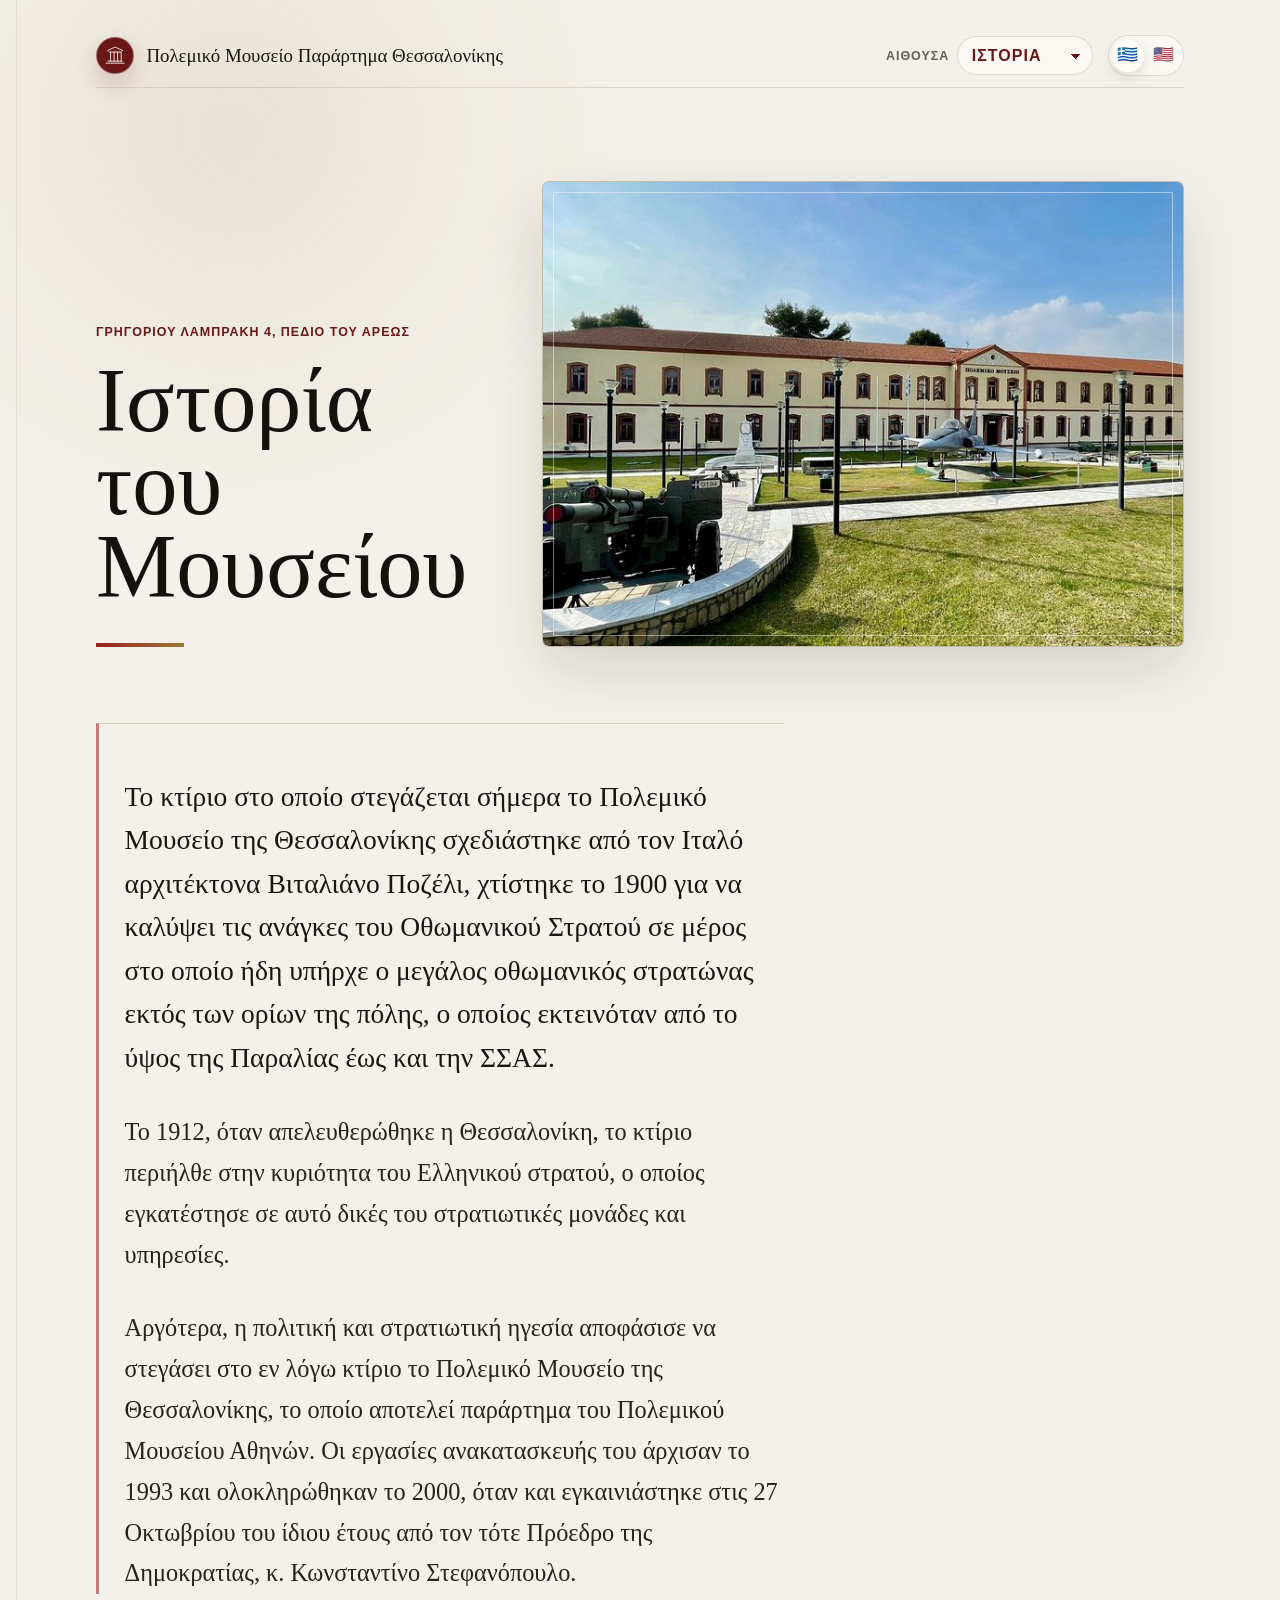
<file: index.html>
<!doctype html>
<html lang="el">
  <head>
    <meta charset="utf-8" />
    <meta name="viewport" content="width=device-width, initial-scale=1, maximum-scale=1, user-scalable=no, viewport-fit=cover" />
    <meta
      name="description"
      content="Σύντομη ιστορία του Πολεμικού Μουσείου Θεσσαλονίκης για επισκέπτες του μουσείου."
    />
    <title>Ιστορία του Μουσείου | Πολεμικό Μουσείο Παράρτημα Θεσσαλονίκης</title>
    <link rel="stylesheet" href="styles.css" />
  </head>
  <body>
    <main class="page-shell">
      <header class="site-header" aria-label="Πληροφορίες σελίδας" data-i18n-attr="aria-label:siteHeaderLabel">
        <a class="brand" href="./" aria-label="Πολεμικό Μουσείο Παράρτημα Θεσσαλονίκης" data-i18n-attr="aria-label:brandName">
          <span class="brand-mark" aria-hidden="true">
            <svg viewBox="0 0 48 48" role="img">
              <path d="M6 40h36M10 36h28M12 18h24M9 15 24 8l15 7" />
              <path d="M15 18v18M22 18v18M29 18v18M36 18v18" />
            </svg>
          </span>
          <span data-i18n="brandName">Πολεμικό Μουσείο Παράρτημα Θεσσαλονίκης</span>
        </a>
        <nav class="site-nav" aria-label="Πλοήγηση" data-i18n-attr="aria-label:navigationLabel">
          <label class="room-switch">
            <span data-i18n="roomLabel">Αίθουσα</span>
            <select class="room-select" aria-label="Επιλογή αίθουσας" data-i18n-attr="aria-label:roomSelectLabel">
              <option value="index.html" selected data-i18n="historyRoom">Ιστορία</option>
              <option value="entrance.html" data-i18n="entranceRoom">Είσοδος</option>
            </select>
          </label>
          <div class="language-switch" role="group" aria-label="Επιλογή γλώσσας" data-i18n-attr="aria-label:languageSwitchLabel">
            <button class="language-button is-active" type="button" data-language="el" aria-pressed="true" aria-label="Ελληνικά" data-i18n-attr="aria-label:greekLanguage">
              <span aria-hidden="true">🇬🇷</span>
            </button>
            <button class="language-button" type="button" data-language="en" aria-pressed="false" aria-label="English" data-i18n-attr="aria-label:englishLanguage">
              <span aria-hidden="true">🇺🇸</span>
            </button>
          </div>
        </nav>
      </header>

      <section class="intro" aria-labelledby="page-title">
        <div class="intro-copy">
          <p class="location" data-i18n="location">Γρηγορίου Λαμπράκη 4, Πεδίο του Άρεως</p>
          <h1 id="page-title" data-i18n="pageTitle">Ιστορία του Μουσείου</h1>
        </div>

        <figure class="hero-image">
          <img
            src="assets/thessaloniki-branch.jpg"
            alt="Αρχιτεκτονική άποψη νεοκλασικού κτιρίου μουσείου"
            data-i18n-attr="alt:heroImageAlt"
          />
        </figure>
      </section>

      <article class="content" aria-label="Ιστορικές πληροφορίες" data-i18n-attr="aria-label:contentLabel">
        <p data-i18n="historyParagraph1">
          Το κτίριο στο οποίο στεγάζεται σήμερα το Πολεμικό Μουσείο της
          Θεσσαλονίκης σχεδιάστηκε από τον Ιταλό αρχιτέκτονα Βιταλιάνο
          Ποζέλι, χτίστηκε το 1900 για να καλύψει τις ανάγκες του Οθωμανικού
          Στρατού σε μέρος στο οποίο ήδη υπήρχε ο μεγάλος οθωμανικός
          στρατώνας εκτός των ορίων της πόλης, ο οποίος εκτεινόταν από το ύψος
          της Παραλίας έως και την ΣΣΑΣ.
        </p>

        <p data-i18n="historyParagraph2">
          Το 1912, όταν απελευθερώθηκε η Θεσσαλονίκη, το κτίριο περιήλθε στην
          κυριότητα του Ελληνικού στρατού, ο οποίος εγκατέστησε σε αυτό δικές
          του στρατιωτικές μονάδες και υπηρεσίες.
        </p>

        <p data-i18n="historyParagraph3">
          Αργότερα, η πολιτική και στρατιωτική ηγεσία αποφάσισε να στεγάσει
          στο εν λόγω κτίριο το Πολεμικό Μουσείο της Θεσσαλονίκης, το οποίο
          αποτελεί παράρτημα του Πολεμικού Μουσείου Αθηνών. Οι εργασίες
          ανακατασκευής του άρχισαν το 1993 και ολοκληρώθηκαν το 2000, όταν
          και εγκαινιάστηκε στις 27 Οκτωβρίου του ίδιου έτους από τον τότε
          Πρόεδρο της Δημοκρατίας, κ. Κωνσταντίνο Στεφανόπουλο.
        </p>
      </article>
    </main>
    <script src="index.js"></script>
  </body>
</html>
</file>
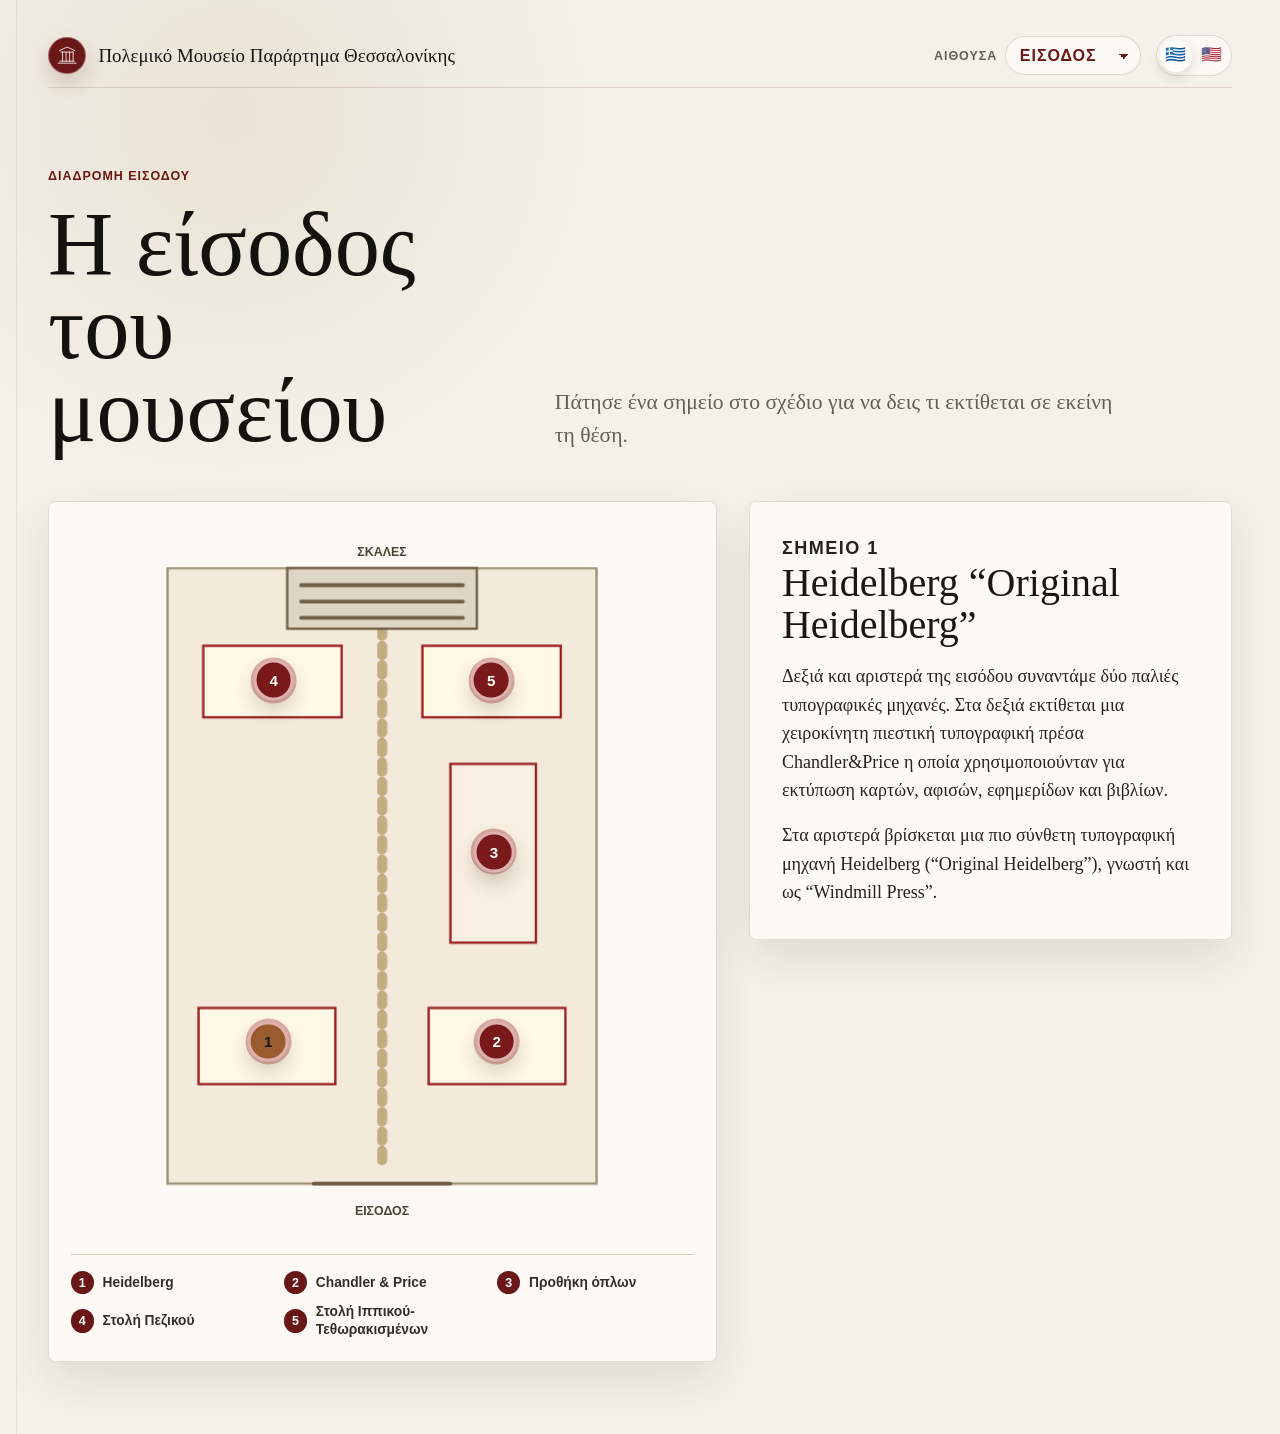
<file: entrance.html>
<!doctype html>
<html lang="el">
  <head>
    <meta charset="utf-8" />
    <meta name="viewport" content="width=device-width, initial-scale=1, maximum-scale=1, user-scalable=no, viewport-fit=cover" />
    <meta
      name="description"
      content="Διαδραστικός οδηγός για τα εκθέματα στην είσοδο του Πολεμικού Μουσείου Θεσσαλονίκης."
    />
    <title>Είσοδος | Πολεμικό Μουσείο Παράρτημα Θεσσαλονίκης</title>
    <link rel="stylesheet" href="styles.css" />
  </head>
  <body>
    <main class="page-shell entrance-page">
      <header class="site-header" aria-label="Πληροφορίες σελίδας" data-i18n-attr="aria-label:siteHeaderLabel">
        <a class="brand" href="./" aria-label="Πολεμικό Μουσείο Παράρτημα Θεσσαλονίκης" data-i18n-attr="aria-label:brandName">
          <span class="brand-mark" aria-hidden="true">
            <svg viewBox="0 0 48 48" role="img">
              <path d="M6 40h36M10 36h28M12 18h24M9 15 24 8l15 7" />
              <path d="M15 18v18M22 18v18M29 18v18M36 18v18" />
            </svg>
          </span>
          <span data-i18n="brandName">Πολεμικό Μουσείο Παράρτημα Θεσσαλονίκης</span>
        </a>
        <nav class="site-nav" aria-label="Πλοήγηση" data-i18n-attr="aria-label:navigationLabel">
          <label class="room-switch">
            <span data-i18n="roomLabel">Αίθουσα</span>
            <select class="room-select" aria-label="Επιλογή αίθουσας" data-i18n-attr="aria-label:roomSelectLabel">
              <option value="index.html" data-i18n="historyRoom">Ιστορία</option>
              <option value="entrance.html" selected data-i18n="entranceRoom">Είσοδος</option>
            </select>
          </label>
          <div class="language-switch" role="group" aria-label="Επιλογή γλώσσας" data-i18n-attr="aria-label:languageSwitchLabel">
            <button class="language-button is-active" type="button" data-language="el" aria-pressed="true" aria-label="Ελληνικά" data-i18n-attr="aria-label:greekLanguage">
              <span aria-hidden="true">🇬🇷</span>
            </button>
            <button class="language-button" type="button" data-language="en" aria-pressed="false" aria-label="English" data-i18n-attr="aria-label:englishLanguage">
              <span aria-hidden="true">🇺🇸</span>
            </button>
          </div>
        </nav>
      </header>

      <section class="entrance-hero" aria-labelledby="page-title">
        <div>
          <p class="location" data-i18n="heroKicker">Διαδρομή εισόδου</p>
          <h1 id="page-title" data-i18n="heroTitle">Η είσοδος του μουσείου</h1>
        </div>
        <p data-i18n="heroCopy">
          Πάτησε ένα σημείο στο σχέδιο για να δεις τι εκτίθεται σε εκείνη τη
          θέση.
        </p>
      </section>

      <section class="map-layout" aria-label="Διαδραστικό σχέδιο εισόδου" data-i18n-attr="aria-label:mapSectionLabel">
        <div class="map-card">
          <div class="entrance-map" aria-label="Κάτοψη εισόδου μουσείου" data-i18n-attr="aria-label:mapLabel">
            <svg viewBox="0 0 700 920" role="img" aria-labelledby="map-title">
              <title id="map-title" data-i18n="mapTitle">
                Σχέδιο εισόδου με εκθέματα αριστερά, δεξιά και προς τις
                σκάλες
              </title>
              <rect class="map-room" x="74" y="58" width="552" height="792" />
              <path class="map-path" d="M350 820 V110" />
              <rect class="map-stairs" x="228" y="58" width="244" height="78" />
              <path class="map-stair-line" d="M246 80 H454 M246 101 H454 M246 122 H454" />
              <rect class="map-case" x="114" y="624" width="176" height="98" />
              <rect class="map-case" x="410" y="624" width="176" height="98" />
              <rect class="map-case tall" x="438" y="310" width="110" height="230" />
              <rect class="map-case" x="120" y="158" width="178" height="92" />
              <rect class="map-case" x="402" y="158" width="178" height="92" />
              <path class="map-entry" d="M262 850 H438" />
              <text x="350" y="42" text-anchor="middle" data-i18n="stairsLabel">ΣΚΑΛΕΣ</text>
              <text x="350" y="890" text-anchor="middle" data-i18n="entranceLabel">ΕΙΣΟΔΟΣ</text>
            </svg>

            <button class="map-point is-active" data-exhibit="heidelberg" aria-label="Heidelberg" style="--x: 29%; --y: 72.5%;" data-i18n-attr="aria-label:heidelbergPoint">
              <span>1</span>
            </button>
            <button class="map-point" data-exhibit="chandler" aria-label="Chandler and Price" style="--x: 71%; --y: 72.5%;" data-i18n-attr="aria-label:chandlerPoint">
              <span>2</span>
            </button>
            <button class="map-point" data-exhibit="weapons" aria-label="Προθήκη όπλων" style="--x: 70.5%; --y: 46%;" data-i18n-attr="aria-label:weaponsPoint">
              <span>3</span>
            </button>
            <button class="map-point" data-exhibit="infantry-uniform" aria-label="Στολή Πεζικού" style="--x: 30%; --y: 22%;" data-i18n-attr="aria-label:infantryPoint">
              <span>4</span>
            </button>
            <button class="map-point" data-exhibit="cavalry-uniform" aria-label="Στολή Ιππικού-Τεθωρακισμένων" style="--x: 70%; --y: 22%;" data-i18n-attr="aria-label:cavalryPoint">
              <span>5</span>
            </button>
          </div>
          <ol class="map-legend" aria-label="Υπόμνημα σχεδίου" data-i18n-attr="aria-label:legendLabel">
            <li><span>1</span>Heidelberg</li>
            <li><span>2</span>Chandler &amp; Price</li>
            <li><span>3</span><span data-i18n="weaponsLegend">Προθήκη όπλων</span></li>
            <li><span>4</span><span data-i18n="infantryLegend">Στολή Πεζικού</span></li>
            <li><span>5</span><span data-i18n="cavalryLegend">Στολή Ιππικού-Τεθωρακισμένων</span></li>
          </ol>
        </div>

        <aside class="exhibit-panel" aria-live="polite">
          <p class="panel-kicker" id="panel-kicker">Σημείο 1</p>
          <h2 id="panel-title">Heidelberg “Original Heidelberg”</h2>
          <div id="panel-body">
            <p>
              Δεξιά και αριστερά της εισόδου συναντάμε δύο παλιές
              τυπογραφικές μηχανές. Στα δεξιά εκτίθεται μια χειροκίνητη
              πιεστική τυπογραφική πρέσα Chandler&amp;Price η οποία
              χρησιμοποιούνταν για εκτύπωση καρτών, αφισών, εφημερίδων και
              βιβλίων.
            </p>
            <p>
              Στα αριστερά βρίσκεται μια πιο σύνθετη τυπογραφική μηχανή
              Heidelberg (“Original Heidelberg”), γνωστή και ως “Windmill
              Press”.
            </p>
          </div>
        </aside>
      </section>
    </main>

    <script src="entrance.js"></script>
  </body>
</html>
</file>
<file: styles.css>
:root {
  color-scheme: light;
  --bg: #f4f1ea;
  --paper: #fffdf8;
  --ink: #171714;
  --muted: #625f55;
  --line: #d7cdb9;
  --accent: #9a1f1f;
  --accent-dark: #691717;
  --gold: #9a7a38;
  --shadow: 0 22px 60px rgb(29 25 18 / 14%);
  --measure: 43rem;
}

* {
  box-sizing: border-box;
}

html {
  min-height: 100%;
  background: var(--bg);
  overflow-x: hidden;
  -webkit-text-size-adjust: 100%;
  text-size-adjust: 100%;
  touch-action: manipulation;
}

body {
  min-width: 320px;
  min-height: 100%;
  margin: 0;
  color: var(--ink);
  background:
    radial-gradient(circle at 18% 8%, rgb(154 122 56 / 12%), transparent 24rem),
    linear-gradient(90deg, rgb(105 23 23 / 8%) 0 1px, transparent 1px 100%)
      center / min(100vw, 78rem) 100% no-repeat,
    var(--bg);
  font-family: Georgia, "Times New Roman", serif;
  overflow-x: hidden;
  text-rendering: optimizeLegibility;
}

@keyframes page-enter {
  from {
    opacity: 0;
    transform: translateY(0.65rem);
  }

  to {
    opacity: 1;
    transform: translateY(0);
  }
}

@keyframes image-reveal {
  from {
    opacity: 0;
    transform: translateY(0.9rem) scale(0.985);
  }

  to {
    opacity: 1;
    transform: translateY(0) scale(1);
  }
}

@keyframes map-draw {
  to {
    stroke-dashoffset: 0;
  }
}

@keyframes map-detail-enter {
  from {
    opacity: 0;
    transform: translateY(0.35rem);
  }

  to {
    opacity: 1;
    transform: translateY(0);
  }
}

@keyframes point-pulse {
  0%,
  100% {
    opacity: 0;
    transform: scale(0.88);
  }

  42% {
    opacity: 0.34;
    transform: scale(1.55);
  }
}

img,
svg {
  display: block;
}

a,
button,
select {
  touch-action: manipulation;
}

.page-shell {
  width: min(100%, 74rem);
  margin: 0 auto;
  padding: 1.1rem clamp(1.1rem, 4vw, 3rem) 4.5rem;
  animation: page-enter 460ms ease-out both;
}

.site-header {
  display: flex;
  align-items: center;
  justify-content: space-between;
  gap: 1rem;
  min-height: 4rem;
  border-bottom: 1px solid rgb(105 23 23 / 13%);
}

.brand {
  display: inline-flex;
  align-items: center;
  gap: 0.8rem;
  color: var(--ink);
  font-size: clamp(0.98rem, 2.4vw, 1.18rem);
  line-height: 1.15;
  text-decoration: none;
}

.site-nav {
  display: flex;
  align-items: center;
  gap: 0.9rem;
  margin-left: 1rem;
  font-family: Arial, Helvetica, sans-serif;
  font-size: 0.78rem;
  font-weight: 700;
  letter-spacing: 0.08em;
  text-transform: uppercase;
}

.site-nav a {
  color: var(--accent-dark);
  text-decoration: none;
}

.site-nav a:hover {
  color: var(--accent);
}

.room-switch {
  display: inline-flex;
  align-items: center;
  gap: 0.5rem;
}

.room-switch span {
  color: var(--muted);
}

.room-select {
  min-width: 8.5rem;
  height: 2.42rem;
  padding: 0 2.1rem 0 0.85rem;
  color: var(--accent-dark);
  background:
    linear-gradient(45deg, transparent 50%, currentColor 50%) right 0.95rem top 1.05rem / 0.35rem 0.35rem no-repeat,
    linear-gradient(135deg, currentColor 50%, transparent 50%) right 0.72rem top 1.05rem / 0.35rem 0.35rem no-repeat,
    rgb(255 253 248 / 70%);
  border: 1px solid rgb(105 23 23 / 15%);
  border-radius: 999px;
  cursor: pointer;
  font-family: inherit;
  font-size: 16px;
  font-weight: inherit;
  line-height: 1;
  letter-spacing: inherit;
  text-transform: inherit;
  appearance: none;
  transition:
    border-color 160ms ease,
    box-shadow 160ms ease,
    transform 160ms ease;
}

.room-select:hover {
  border-color: rgb(105 23 23 / 32%);
  box-shadow: 0 8px 20px rgb(29 25 18 / 10%);
  transform: translateY(-1px);
}

.room-select:focus-visible {
  outline: 3px solid rgb(154 31 31 / 35%);
  outline-offset: 2px;
}

.language-switch {
  display: inline-flex;
  align-items: center;
  gap: 0.25rem;
  padding: 0.2rem;
  background: rgb(255 253 248 / 70%);
  border: 1px solid rgb(105 23 23 / 15%);
  border-radius: 999px;
  transition:
    border-color 160ms ease,
    box-shadow 160ms ease;
}

.language-switch:hover {
  border-color: rgb(105 23 23 / 28%);
  box-shadow: 0 8px 18px rgb(29 25 18 / 9%);
}

.language-button {
  display: grid;
  width: 2rem;
  height: 2rem;
  padding: 0;
  place-items: center;
  background: transparent;
  border: 0;
  border-radius: 50%;
  cursor: pointer;
  font-size: 1.05rem;
  line-height: 1;
  transition:
    background 160ms ease,
    box-shadow 160ms ease,
    transform 160ms ease;
}

.language-button:hover,
.language-button.is-active {
  background: var(--paper);
  box-shadow: 0 5px 14px rgb(29 25 18 / 13%);
}

.language-button:hover {
  transform: translateY(-1px);
}

.language-button:active {
  transform: translateY(0) scale(0.97);
}

.language-button:focus-visible {
  outline: 3px solid rgb(154 31 31 / 35%);
  outline-offset: 2px;
}

.brand-mark {
  display: grid;
  width: 2.35rem;
  height: 2.35rem;
  flex: 0 0 auto;
  place-items: center;
  color: var(--paper);
  background: var(--accent-dark);
  border: 1px solid rgb(255 255 255 / 35%);
  border-radius: 50%;
  box-shadow: 0 10px 22px rgb(105 23 23 / 18%);
}

.brand-mark svg {
  width: 68%;
  height: 68%;
  fill: none;
  stroke: currentColor;
  stroke-linecap: round;
  stroke-linejoin: round;
  stroke-width: 1.65;
}

.intro {
  display: grid;
  gap: clamp(1.6rem, 4vw, 3rem);
  padding-top: clamp(2.6rem, 8vw, 5.8rem);
}

.intro-copy {
  max-width: min(100%, 42rem);
  position: relative;
  z-index: 1;
}

.location {
  margin: 0 0 1.1rem;
  color: var(--accent-dark);
  font-family: Arial, Helvetica, sans-serif;
  font-size: 0.78rem;
  font-weight: 700;
  letter-spacing: 0.08em;
  line-height: 1.4;
  text-transform: uppercase;
}

h1 {
  max-width: 12ch;
  margin: 0;
  color: #14120e;
  font-size: clamp(3.6rem, 15vw, 6.4rem);
  font-weight: 400;
  letter-spacing: 0;
  line-height: 0.92;
  text-wrap: balance;
}

.intro-copy::after {
  display: block;
  width: 5.5rem;
  height: 0.22rem;
  margin-top: clamp(1.4rem, 4vw, 2.2rem);
  background: linear-gradient(90deg, var(--accent), var(--gold));
  content: "";
}

.hero-image {
  position: relative;
  overflow: hidden;
  margin: 0;
  background: #ded5c6;
  border: 1px solid rgb(79 64 38 / 18%);
  border-radius: 0.45rem;
  box-shadow: var(--shadow);
  animation: image-reveal 620ms 120ms ease-out both;
}

.hero-image::before {
  position: absolute;
  inset: 0.65rem;
  z-index: 1;
  border: 1px solid rgb(255 255 255 / 45%);
  content: "";
  pointer-events: none;
}

.hero-image img {
  width: 100%;
  aspect-ratio: 16 / 9;
  object-fit: cover;
  filter: saturate(0.95) contrast(1.02);
}

.content {
  position: relative;
  max-width: var(--measure);
  margin: clamp(2.25rem, 6vw, 4.75rem) auto 0;
  padding: clamp(1.75rem, 4vw, 3.2rem) 0 0 clamp(1rem, 3vw, 1.6rem);
  border-top: 1px solid var(--line);
  border-left: 3px solid rgb(154 31 31 / 55%);
}

.content p {
  margin: 0;
  color: #25231f;
  font-size: clamp(1.16rem, 4.2vw, 1.52rem);
  line-height: 1.68;
}

.content p:first-child {
  color: #171714;
  font-size: clamp(1.28rem, 4.5vw, 1.72rem);
  line-height: 1.58;
}

.content p + p {
  margin-top: 1.35em;
}

.entrance-page {
  width: min(100%, 80rem);
}

.entrance-hero {
  display: grid;
  gap: 1.2rem;
  padding: clamp(2.5rem, 7vw, 5rem) 0 clamp(1.8rem, 5vw, 3rem);
}

.entrance-hero h1 {
  max-width: 11ch;
}

.entrance-hero > p {
  max-width: 36rem;
  margin: 0;
  color: var(--muted);
  font-size: clamp(1.1rem, 3vw, 1.35rem);
  line-height: 1.55;
}

.map-layout {
  display: grid;
  gap: clamp(1.2rem, 3vw, 2rem);
  align-items: start;
}

.map-card,
.exhibit-panel {
  background: rgb(255 253 248 / 78%);
  border: 1px solid rgb(79 64 38 / 16%);
  border-radius: 0.45rem;
  box-shadow: 0 18px 48px rgb(29 25 18 / 10%);
}

.map-card {
  padding: clamp(0.9rem, 3vw, 1.35rem);
}

.entrance-map {
  position: relative;
  width: min(100%, 34rem);
  margin: 0 auto;
}

.entrance-map svg {
  width: 100%;
  height: auto;
}

.entrance-map .map-room,
.entrance-map .map-case,
.entrance-map .map-stairs {
  animation: map-detail-enter 520ms ease-out both;
}

.entrance-map .map-case {
  animation-delay: 180ms;
}

.entrance-map .map-stairs {
  animation-delay: 260ms;
}

.entrance-map text {
  fill: #4b4538;
  font-family: Arial, Helvetica, sans-serif;
  font-size: 16px;
  font-weight: 700;
  letter-spacing: 0;
  pointer-events: none;
}

.map-room {
  fill: #f3eadc;
  stroke: #9f927b;
  stroke-width: 3;
}

.map-path {
  fill: none;
  stroke: rgb(154 122 56 / 55%);
  stroke-dasharray: 12 13;
  stroke-dashoffset: 170;
  stroke-linecap: round;
  stroke-width: 13;
  animation: map-draw 850ms 260ms ease-out both;
}

.map-case {
  fill: #fff8e7;
  stroke: #9a1f1f;
  stroke-width: 3;
}

.map-case.tall {
  fill: #f8efe2;
}

.map-stairs {
  fill: #dfd5c4;
  stroke: #6f5e45;
  stroke-width: 3;
}

.map-stair-line,
.map-entry {
  fill: none;
  stroke: #6f5e45;
  stroke-dasharray: 700;
  stroke-dashoffset: 700;
  stroke-linecap: round;
  stroke-width: 5;
  animation: map-draw 700ms 440ms ease-out both;
}

.map-point {
  position: absolute;
  left: var(--x);
  top: var(--y);
  z-index: 1;
  display: grid;
  width: 2.55rem;
  height: 2.55rem;
  padding: 0;
  transform: translate(-50%, -50%);
  place-items: center;
  color: var(--paper);
  background: var(--accent-dark);
  border: 3px solid var(--paper);
  border-radius: 50%;
  box-shadow: 0 10px 20px rgb(31 22 16 / 20%);
  cursor: pointer;
  font: 700 0.95rem/1 Arial, Helvetica, sans-serif;
  isolation: isolate;
  transition:
    background 160ms ease,
    color 160ms ease,
    box-shadow 160ms ease,
    transform 160ms ease;
}

.map-point::after {
  position: absolute;
  inset: -0.35rem;
  z-index: -1;
  background: rgb(154 31 31 / 34%);
  border-radius: 50%;
  content: "";
  pointer-events: none;
  animation: point-pulse 2.6s ease-out infinite;
}

.map-point:hover,
.map-point.is-active {
  background: var(--gold);
  color: #171714;
}

.map-point:hover {
  transform: translate(-50%, -50%) scale(1.06);
}

.map-point:active {
  transform: translate(-50%, -50%) scale(0.96);
}

.map-point:focus-visible {
  outline: 3px solid rgb(154 31 31 / 35%);
  outline-offset: 3px;
}

.map-legend {
  display: grid;
  grid-template-columns: repeat(auto-fit, minmax(12rem, 1fr));
  gap: 0.55rem 1rem;
  margin: 1rem 0 0;
  padding: 1rem 0 0;
  border-top: 1px solid var(--line);
  color: #332f28;
  font-family: Arial, Helvetica, sans-serif;
  font-size: 0.86rem;
  font-weight: 700;
  line-height: 1.3;
  list-style: none;
}

.map-legend li {
  display: flex;
  align-items: center;
  gap: 0.55rem;
}

.map-legend li > span:first-child {
  display: grid;
  width: 1.45rem;
  height: 1.45rem;
  flex: 0 0 auto;
  place-items: center;
  color: var(--paper);
  background: var(--accent-dark);
  border-radius: 50%;
  font-size: 0.78rem;
}

.exhibit-panel {
  max-height: min(78vh, 48rem);
  overflow: auto;
  padding: clamp(1.25rem, 3vw, 2rem);
  transition:
    opacity 180ms ease,
    transform 180ms ease,
    box-shadow 180ms ease;
}

.exhibit-panel.is-changing {
  opacity: 0;
  transform: translateY(0.35rem);
}

.exhibit-panel:hover {
  box-shadow: 0 22px 54px rgb(29 25 18 / 13%);
}

.panel-kicker {
  margin: 0 0 0.65rem;
  color: var(--accent-dark);
  font-family: Arial, Helvetica, sans-serif;
  font-size: 0.78rem;
  font-weight: 700;
  letter-spacing: 0.08em;
  text-transform: uppercase;
}

.exhibit-panel h2 {
  margin: 0 0 1rem;
  color: #171714;
  font-size: clamp(1.8rem, 4vw, 2.5rem);
  font-weight: 400;
  letter-spacing: 0;
  line-height: 1.05;
}

.exhibit-panel p,
.weapons-list {
  color: #25231f;
  font-size: clamp(1rem, 2.4vw, 1.13rem);
  line-height: 1.58;
}

.exhibit-panel p {
  margin: 0;
}

.exhibit-panel p + p {
  margin-top: 1rem;
}

.weapons-list {
  display: grid;
  gap: 0.35rem 1.4rem;
  margin: 1rem 0 0;
  padding-left: 1.4rem;
}

.weapons-list li::marker {
  color: var(--accent-dark);
  font-family: Arial, Helvetica, sans-serif;
  font-weight: 700;
}

@media (min-width: 980px) {
  .page-shell {
    padding-top: 1.5rem;
  }

  h1 {
    font-size: clamp(4.7rem, 7.6vw, 5.65rem);
  }

  .intro {
    grid-template-columns: minmax(18rem, 0.62fr) minmax(26rem, 1fr);
    align-items: end;
  }

  .hero-image {
    align-self: stretch;
  }

  .hero-image img {
    height: 100%;
    min-height: 29rem;
    aspect-ratio: auto;
  }

  .content {
    margin-left: 0;
    margin-right: auto;
  }

  .entrance-hero {
    grid-template-columns: minmax(18rem, 0.72fr) minmax(20rem, 1fr);
    align-items: end;
  }

  .map-layout {
    grid-template-columns: minmax(25rem, 0.9fr) minmax(23rem, 0.65fr);
  }

  .weapons-list {
    grid-template-columns: 1fr 1fr;
  }
}

@media (max-width: 560px) {
  .page-shell {
    padding: 0.9rem 1rem 3.5rem;
  }

  .site-header {
    align-items: flex-start;
    flex-direction: column;
    gap: 0.8rem;
  }

  .brand {
    font-size: 0.95rem;
  }

  .brand-mark {
    width: 2rem;
    height: 2rem;
  }

  .intro,
  .entrance-hero {
    padding-top: 1.9rem;
  }

  h1,
  .entrance-hero h1 {
    max-width: 10ch;
    font-size: clamp(2.65rem, 12vw, 3.3rem);
    line-height: 0.96;
  }

  .location {
    margin-bottom: 0.75rem;
    font-size: 0.72rem;
  }

  .entrance-hero > p {
    font-size: 1rem;
  }

  .content p {
    font-size: 1.08rem;
  }

  .site-nav {
    flex-wrap: wrap;
    justify-content: space-between;
    width: 100%;
    margin-left: 0;
    gap: 0.55rem;
    font-size: 0.76rem;
  }

  .room-switch {
    flex: 1 1 12rem;
  }

  .room-select {
    flex: 1;
    min-width: 0;
    font-size: 16px;
    letter-spacing: 0.04em;
  }

  .language-button {
    font-size: 16px;
  }

  .map-point {
    width: 2.25rem;
    height: 2.25rem;
  }
}

@media (prefers-reduced-motion: reduce) {
  *,
  *::before,
  *::after {
    scroll-behavior: auto !important;
    animation-duration: 1ms !important;
    animation-iteration-count: 1 !important;
    transition-duration: 1ms !important;
  }
}
</file>
